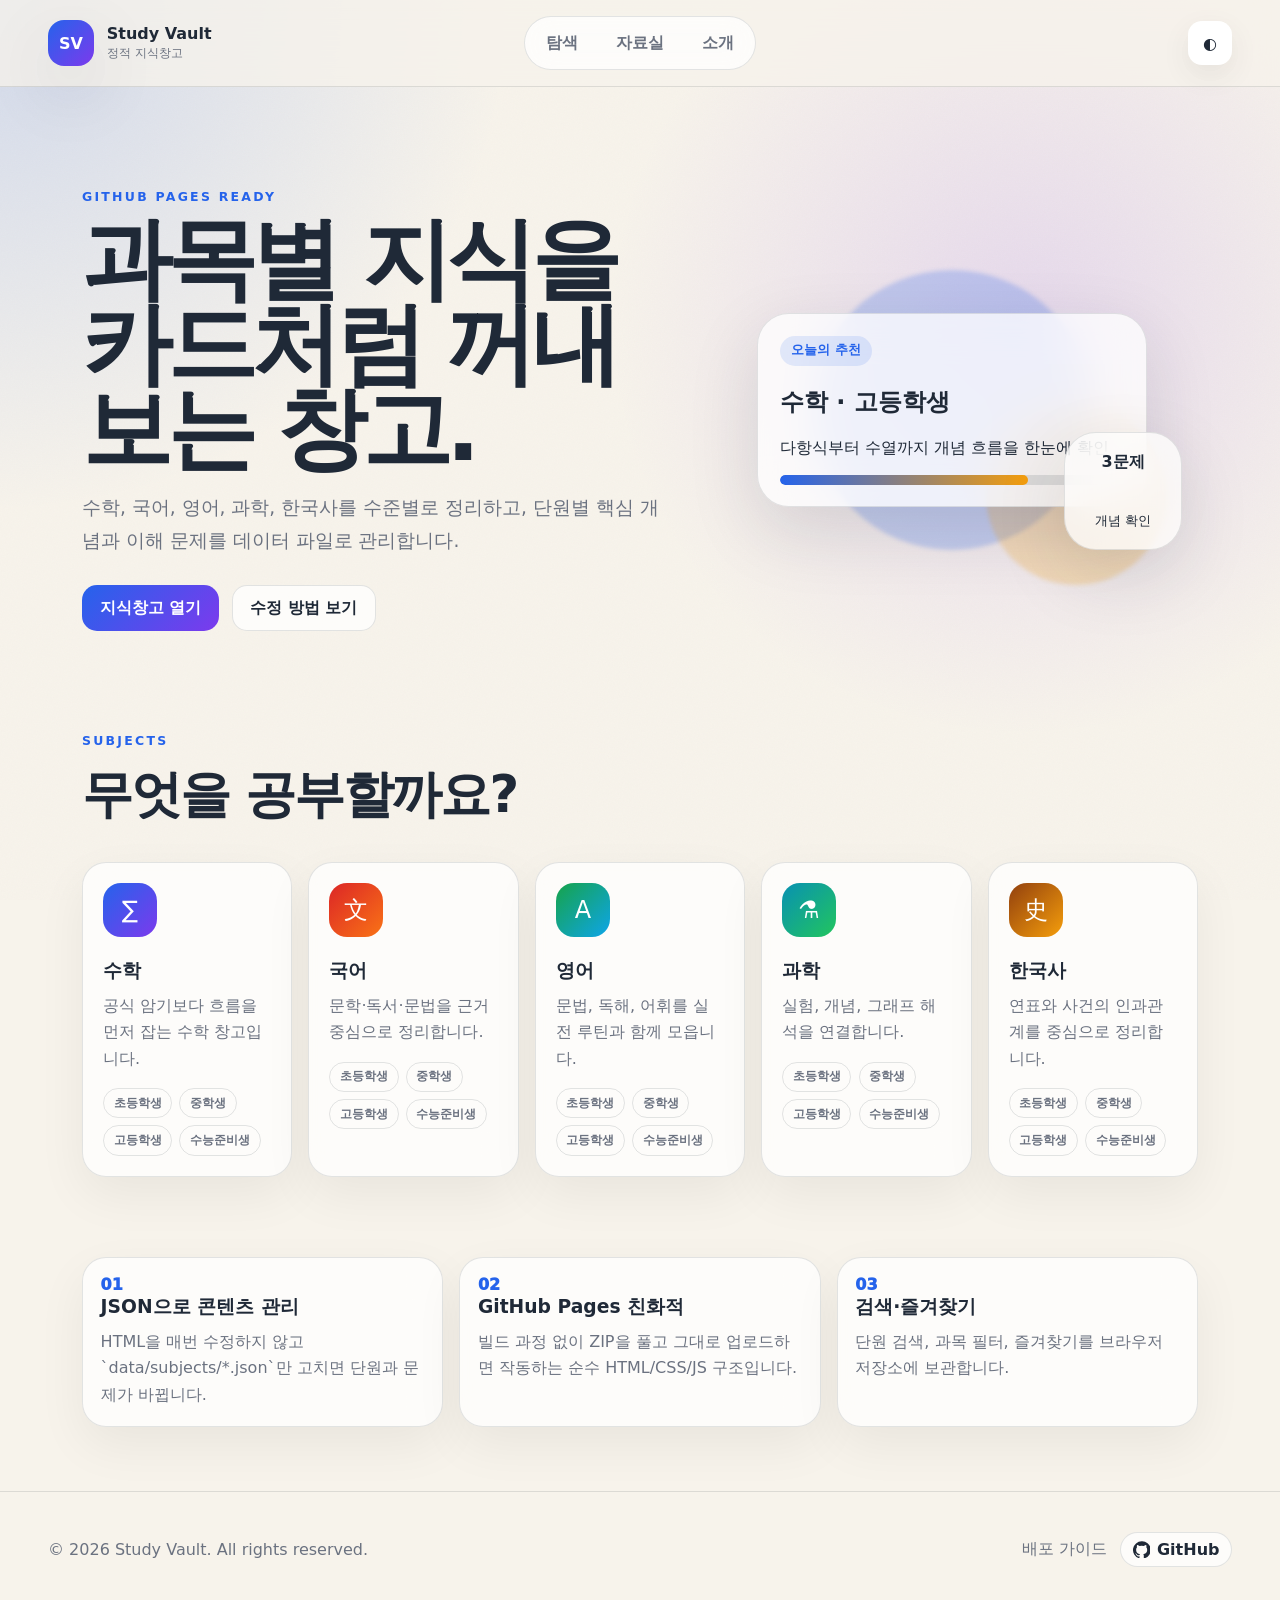
<file: index.html>
<!doctype html>
<html lang="ko">
<head>
  <meta charset="utf-8" />
  <meta name="viewport" content="width=device-width, initial-scale=1" />
  <title>Study Vault | 지식창고</title>
  <meta name="description" content="과목별·수준별 개념 정리와 문제를 모아두는 정적 지식창고 사이트" />
  <meta property="og:title" content="Study Vault" />
  <meta property="og:description" content="국영수사과를 한곳에 정리하는 정적 지식창고" />
  <meta property="og:type" content="website" />
  <link rel="icon" href="./assets/icons/favicon.svg" type="image/svg+xml" />
  <link rel="stylesheet" href="./assets/css/base.css" />
  <link rel="stylesheet" href="./assets/css/components.css" />
  <link rel="stylesheet" href="./assets/css/layout.css" />
</head>
<body>
  <div class="noise"></div>

  <header class="site-header">
    <a class="brand" href="./index.html" aria-label="Study Vault 홈">
      <span class="brand-mark">SV</span>
      <span>
        <strong>Study Vault</strong>
        <small>정적 지식창고</small>
      </span>
    </a>
    <nav class="top-nav" aria-label="주요 메뉴">
      <a href="./pages/explorer.html">탐색</a>
      <a href="./pages/library.html">자료실</a>
      <a href="./pages/about.html">소개</a>
    </nav>
    <button class="theme-toggle" id="themeToggle" type="button" aria-label="테마 변경">◐</button>
  </header>

  <main>
    <section class="hero">
      <div class="hero-copy">
        <p class="eyebrow">GitHub Pages Ready</p>
        <h1>과목별 지식을<br />카드처럼 꺼내보는 창고.</h1>
        <p class="hero-desc">
          수학, 국어, 영어, 과학, 한국사를 수준별로 정리하고,
          단원별 핵심 개념과 이해 문제를 데이터 파일로 관리합니다.
        </p>
        <div class="hero-actions">
          <a class="btn primary" href="./pages/explorer.html">지식창고 열기</a>
          <a class="btn ghost" href="./docs/EDITING.md">수정 방법 보기</a>
        </div>
      </div>
      <div class="hero-panel" aria-label="사이트 미리보기 카드">
        <div class="orb orb-a"></div>
        <div class="orb orb-b"></div>
        <div class="floating-card card-main">
          <span class="chip">오늘의 추천</span>
          <h2>수학 · 고등학생</h2>
          <p>다항식부터 수열까지 개념 흐름을 한눈에 확인</p>
          <div class="progress-line"><span style="width:72%"></span></div>
        </div>
        <div class="floating-card card-side">
          <strong>3문제</strong>
          <small>개념 확인</small>
        </div>
      </div>
    </section>

    <section class="section-head">
      <p class="eyebrow">Subjects</p>
      <h2>무엇을 공부할까요?</h2>
    </section>

    <section id="subjectGrid" class="subject-grid" aria-live="polite"></section>

    <section class="feature-grid">
      <article class="feature">
        <span>01</span>
        <h3>JSON으로 콘텐츠 관리</h3>
        <p>HTML을 매번 수정하지 않고 `data/subjects/*.json`만 고치면 단원과 문제가 바뀝니다.</p>
      </article>
      <article class="feature">
        <span>02</span>
        <h3>GitHub Pages 친화적</h3>
        <p>빌드 과정 없이 ZIP을 풀고 그대로 업로드하면 작동하는 순수 HTML/CSS/JS 구조입니다.</p>
      </article>
      <article class="feature">
        <span>03</span>
        <h3>검색·즐겨찾기</h3>
        <p>단원 검색, 과목 필터, 즐겨찾기를 브라우저 저장소에 보관합니다.</p>
      </article>
    </section>
  </main>

  <footer class="site-footer">
    <p>© 2026 Study Vault. All rights reserved.</p>
    <div class="footer-links">
      <a href="./docs/DEPLOY.md">배포 가이드</a>
      <a class="github-link" href="https://github.com/wlsgksqls/aaaa" target="_blank" rel="noopener noreferrer" aria-label="GitHub 저장소 열기">
        <svg viewBox="0 0 24 24" aria-hidden="true" focusable="false">
          <path d="M12 .5a12 12 0 0 0-3.79 23.39c.6.11.82-.26.82-.58v-2.04c-3.34.73-4.04-1.42-4.04-1.42-.55-1.39-1.34-1.76-1.34-1.76-1.09-.75.08-.73.08-.73 1.2.08 1.84 1.24 1.84 1.24 1.07 1.83 2.8 1.3 3.49.99.11-.78.42-1.3.76-1.6-2.67-.3-5.47-1.33-5.47-5.93 0-1.31.47-2.38 1.24-3.22-.12-.3-.54-1.52.12-3.18 0 0 1.01-.32 3.3 1.23a11.4 11.4 0 0 1 6.01 0c2.29-1.55 3.3-1.23 3.3-1.23.66 1.66.24 2.88.12 3.18.77.84 1.24 1.91 1.24 3.22 0 4.61-2.81 5.62-5.49 5.92.43.37.81 1.1.81 2.22v3.29c0 .32.22.7.83.58A12 12 0 0 0 12 .5Z"/>
        </svg>
        <span>GitHub</span>
      </a>
    </div>
  </footer>

  <script type="module" src="./assets/js/main.js"></script>
</body>
</html>
</file>
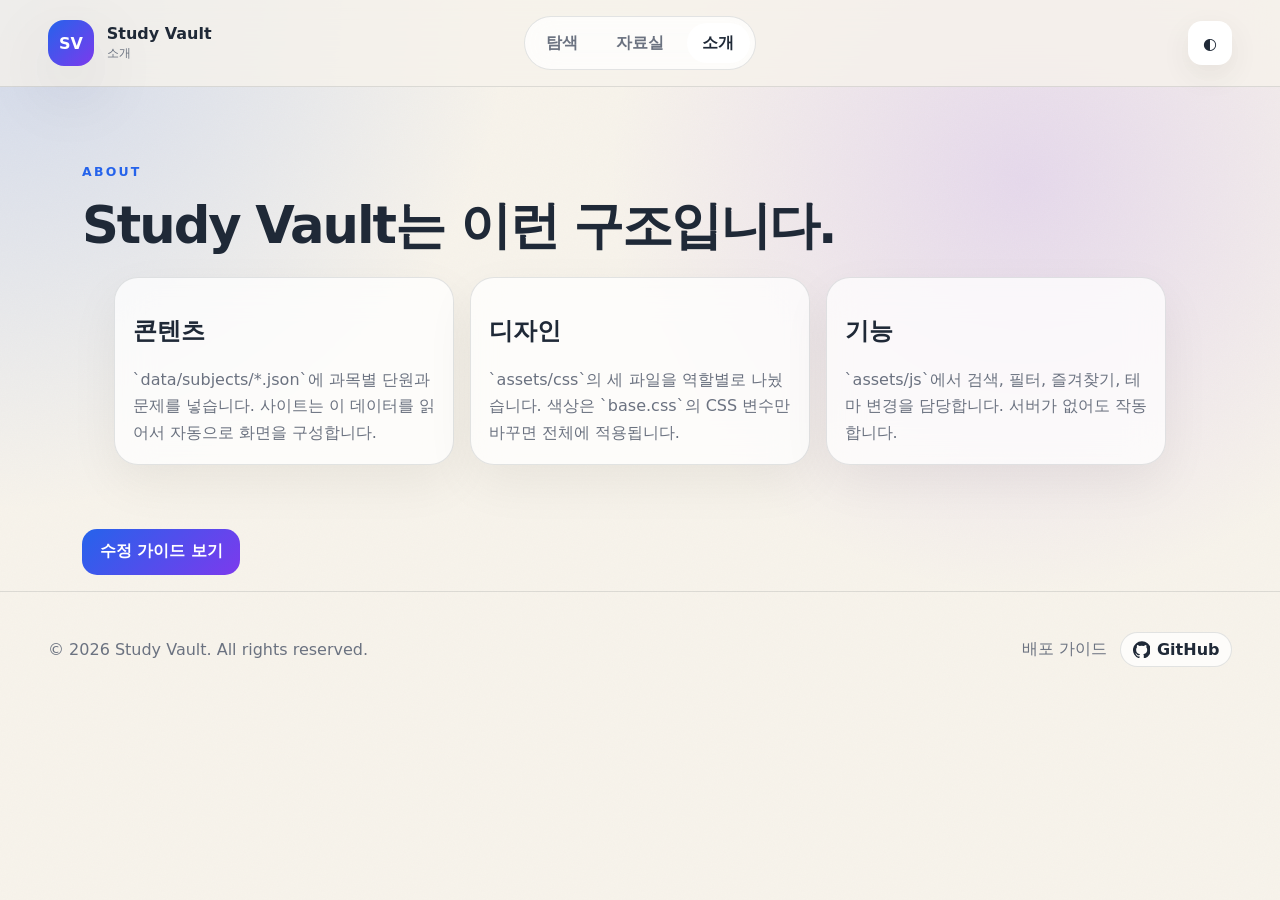
<file: pages/about.html>
<!doctype html>
<html lang="ko">
<head>
  <meta charset="utf-8" />
  <meta name="viewport" content="width=device-width, initial-scale=1" />
  <title>소개 | Study Vault</title>
  <link rel="icon" href="../assets/icons/favicon.svg" type="image/svg+xml" />
  <link rel="stylesheet" href="../assets/css/base.css" />
  <link rel="stylesheet" href="../assets/css/components.css" />
  <link rel="stylesheet" href="../assets/css/layout.css" />
</head>
<body>
  <div class="noise"></div>
  <header class="site-header">
    <a class="brand" href="../index.html"><span class="brand-mark">SV</span><span><strong>Study Vault</strong><small>소개</small></span></a>
    <nav class="top-nav">
      <a href="./explorer.html">탐색</a>
      <a href="./library.html">자료실</a>
      <a class="active" href="./about.html">소개</a>
    </nav>
    <button class="theme-toggle" id="themeToggle" type="button">◐</button>
  </header>
  <main class="simple-page about-page">
    <p class="eyebrow">About</p>
    <h1>Study Vault는 이런 구조입니다.</h1>
    <div class="about-grid">
      <article>
        <h2>콘텐츠</h2>
        <p>`data/subjects/*.json`에 과목별 단원과 문제를 넣습니다. 사이트는 이 데이터를 읽어서 자동으로 화면을 구성합니다.</p>
      </article>
      <article>
        <h2>디자인</h2>
        <p>`assets/css`의 세 파일을 역할별로 나눴습니다. 색상은 `base.css`의 CSS 변수만 바꾸면 전체에 적용됩니다.</p>
      </article>
      <article>
        <h2>기능</h2>
        <p>`assets/js`에서 검색, 필터, 즐겨찾기, 테마 변경을 담당합니다. 서버가 없어도 작동합니다.</p>
      </article>
    </div>
    <a class="btn primary" href="../docs/EDITING.md">수정 가이드 보기</a>
  </main>
  <footer class="site-footer">
    <p>© 2026 Study Vault. All rights reserved.</p>
    <div class="footer-links">
      <a href="../docs/DEPLOY.md">배포 가이드</a>
      <a class="github-link" href="https://github.com/wlsgksqls/aaaa" target="_blank" rel="noopener noreferrer" aria-label="GitHub 저장소 열기">
        <svg viewBox="0 0 24 24" aria-hidden="true" focusable="false">
          <path d="M12 .5a12 12 0 0 0-3.79 23.39c.6.11.82-.26.82-.58v-2.04c-3.34.73-4.04-1.42-4.04-1.42-.55-1.39-1.34-1.76-1.34-1.76-1.09-.75.08-.73.08-.73 1.2.08 1.84 1.24 1.84 1.24 1.07 1.83 2.8 1.3 3.49.99.11-.78.42-1.3.76-1.6-2.67-.3-5.47-1.33-5.47-5.93 0-1.31.47-2.38 1.24-3.22-.12-.3-.54-1.52.12-3.18 0 0 1.01-.32 3.3 1.23a11.4 11.4 0 0 1 6.01 0c2.29-1.55 3.3-1.23 3.3-1.23.66 1.66.24 2.88.12 3.18.77.84 1.24 1.91 1.24 3.22 0 4.61-2.81 5.62-5.49 5.92.43.37.81 1.1.81 2.22v3.29c0 .32.22.7.83.58A12 12 0 0 0 12 .5Z"/>
        </svg>
        <span>GitHub</span>
      </a>
    </div>
  </footer>

  <script type="module" src="../assets/js/theme.js"></script>
</body>
</html>
</file>
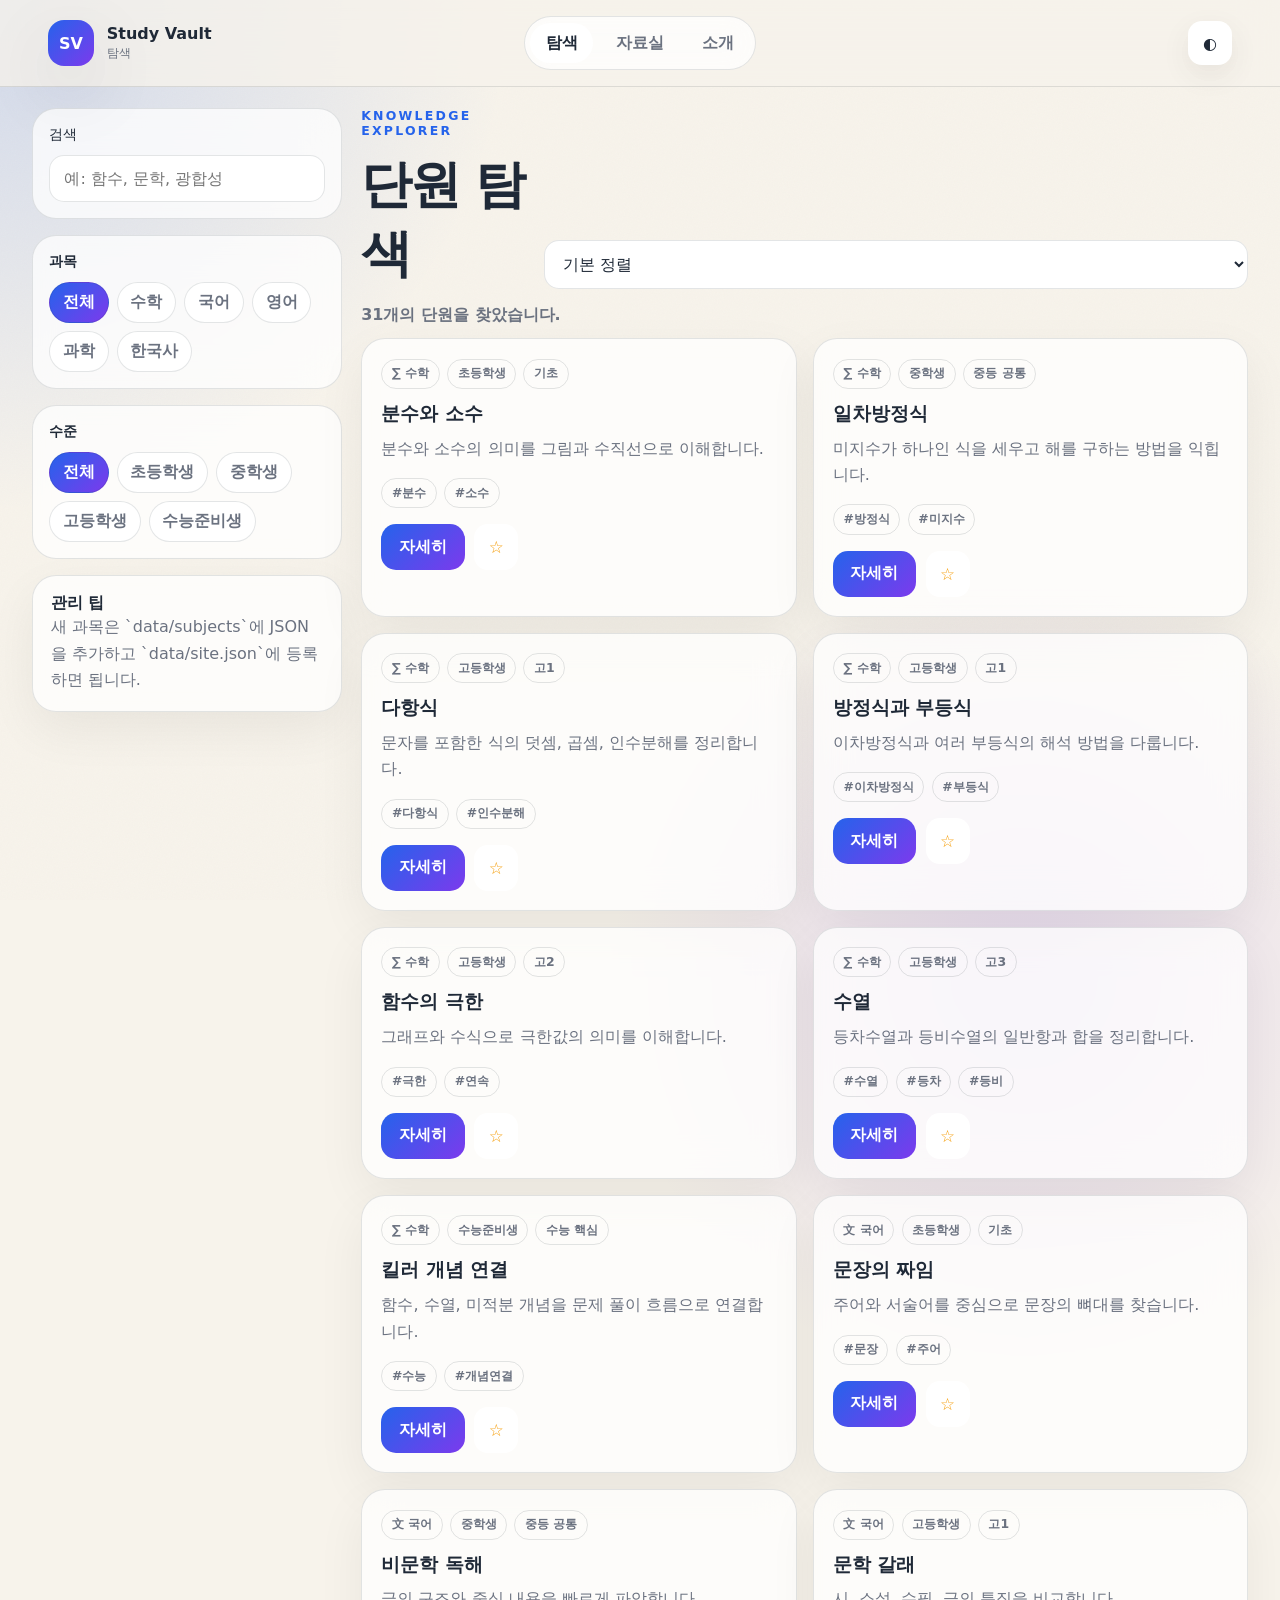
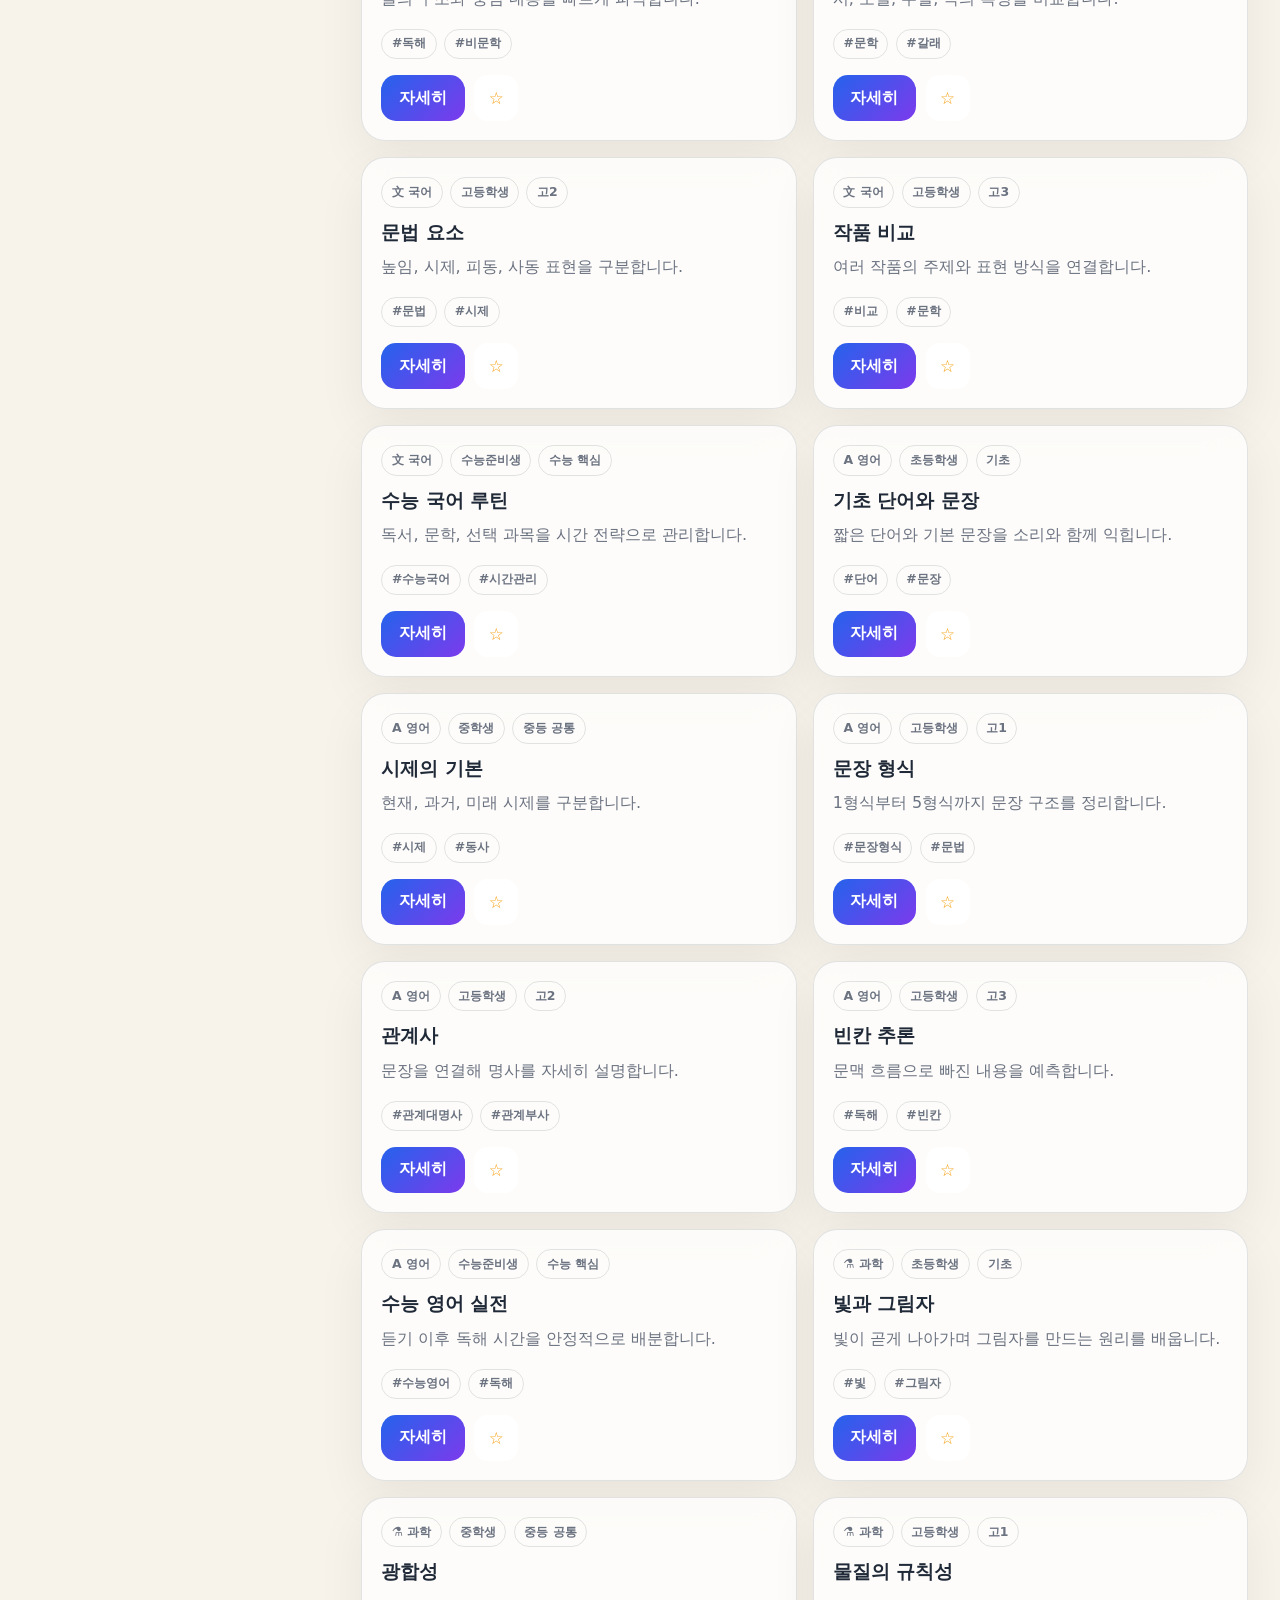
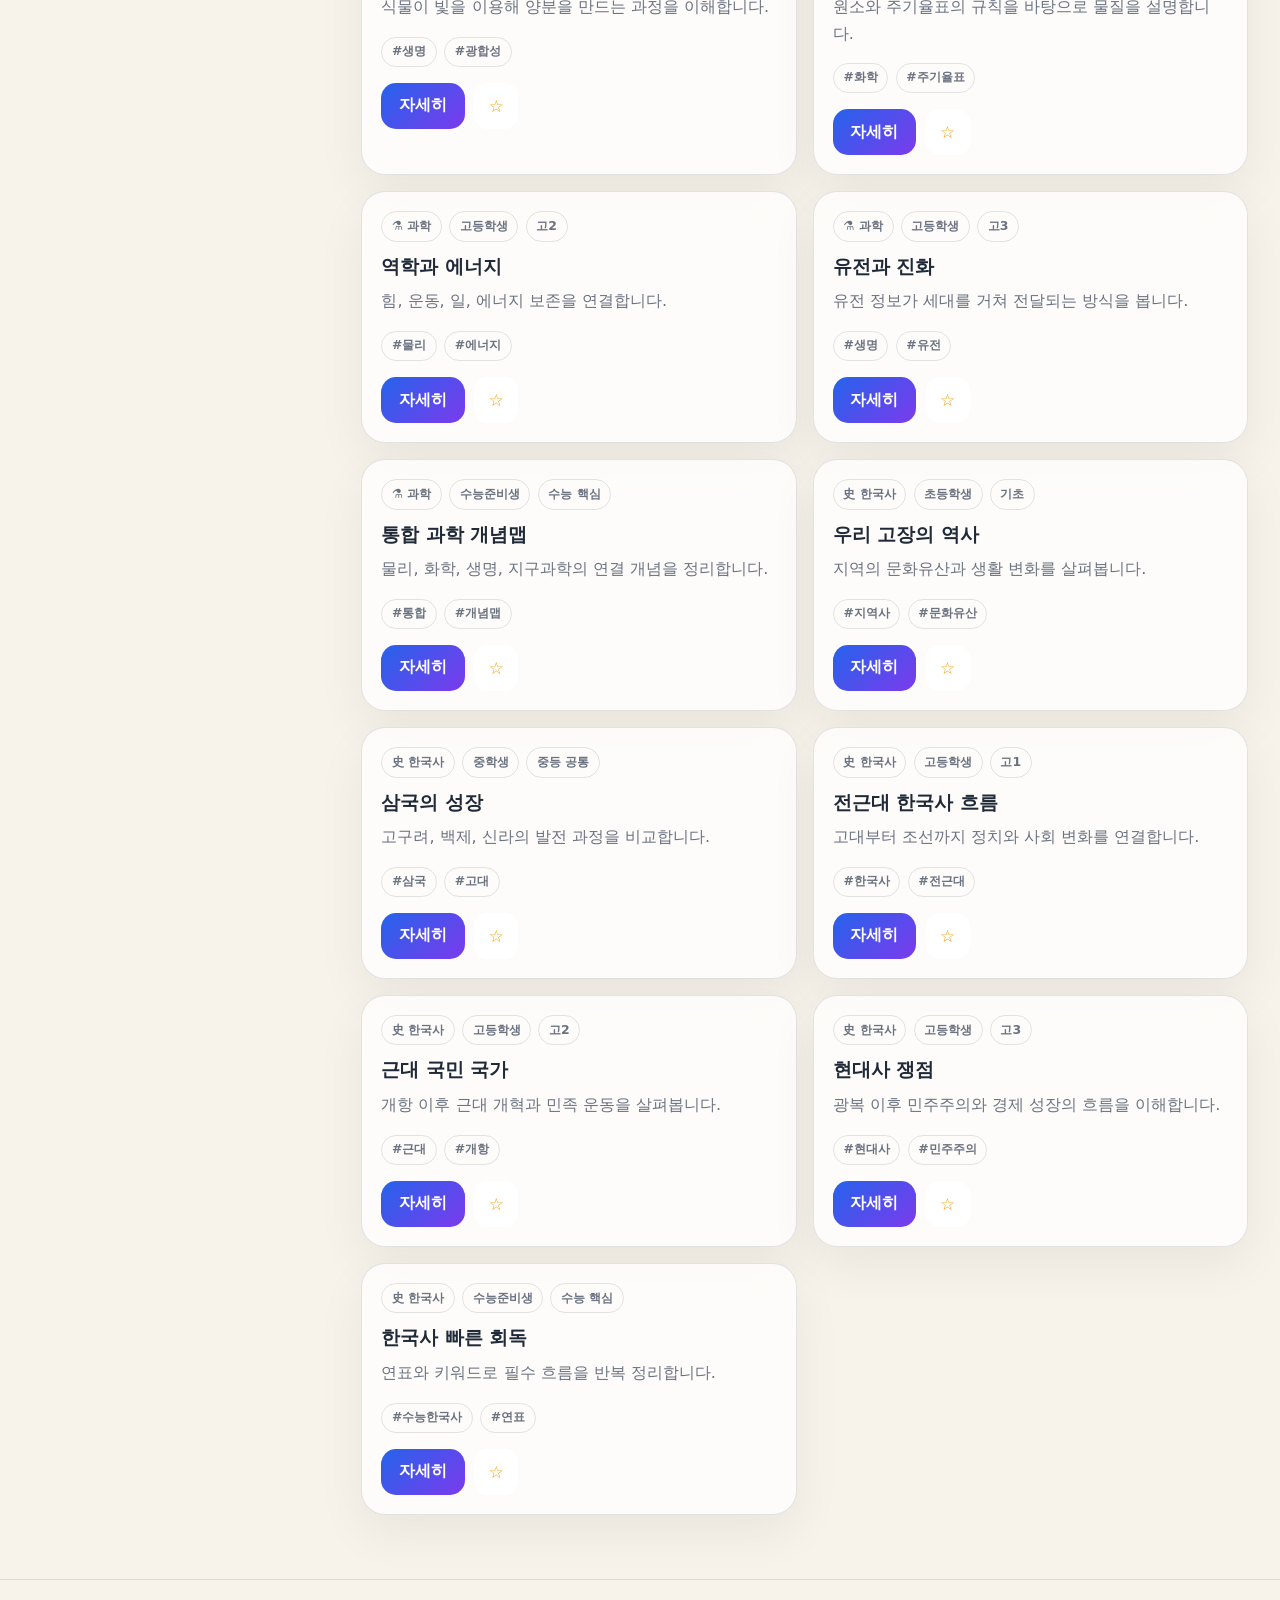
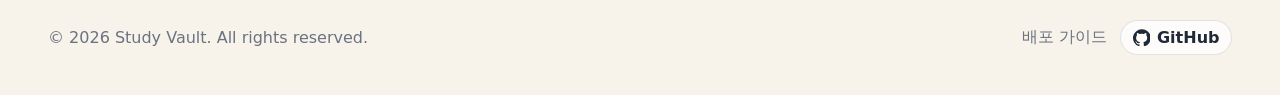
<file: pages/explorer.html>
<!doctype html>
<html lang="ko">
<head>
  <meta charset="utf-8" />
  <meta name="viewport" content="width=device-width, initial-scale=1" />
  <title>탐색 | Study Vault</title>
  <link rel="icon" href="../assets/icons/favicon.svg" type="image/svg+xml" />
  <link rel="stylesheet" href="../assets/css/base.css" />
  <link rel="stylesheet" href="../assets/css/components.css" />
  <link rel="stylesheet" href="../assets/css/layout.css" />
</head>
<body>
  <div class="noise"></div>
  <header class="site-header">
    <a class="brand" href="../index.html">
      <span class="brand-mark">SV</span>
      <span><strong>Study Vault</strong><small>탐색</small></span>
    </a>
    <nav class="top-nav">
      <a class="active" href="./explorer.html">탐색</a>
      <a href="./library.html">자료실</a>
      <a href="./about.html">소개</a>
    </nav>
    <button class="theme-toggle" id="themeToggle" type="button">◐</button>
  </header>

  <main class="app-shell">
    <aside class="sidebar">
      <div class="search-box">
        <label for="searchInput">검색</label>
        <input id="searchInput" type="search" placeholder="예: 함수, 문학, 광합성" />
      </div>

      <div class="filter-block">
        <h2>과목</h2>
        <div id="subjectFilters" class="pill-list"></div>
      </div>

      <div class="filter-block">
        <h2>수준</h2>
        <div id="levelFilters" class="pill-list"></div>
      </div>

      <div class="tip-card">
        <strong>관리 팁</strong>
        <p>새 과목은 `data/subjects`에 JSON을 추가하고 `data/site.json`에 등록하면 됩니다.</p>
      </div>
    </aside>

    <section class="content-area">
      <div class="content-toolbar">
        <div>
          <p class="eyebrow">Knowledge Explorer</p>
          <h1>단원 탐색</h1>
        </div>
        <select id="sortSelect" aria-label="정렬">
          <option value="default">기본 정렬</option>
          <option value="title">제목순</option>
          <option value="subject">과목순</option>
        </select>
      </div>

      <div id="resultCount" class="result-count"></div>
      <div id="unitList" class="unit-list"></div>
    </section>
  </main>

  <dialog id="unitDialog" class="unit-dialog">
    <button class="dialog-close" id="dialogClose" type="button" aria-label="닫기">×</button>
    <div id="dialogContent"></div>
  </dialog>

  <footer class="site-footer">
    <p>© 2026 Study Vault. All rights reserved.</p>
    <div class="footer-links">
      <a href="../docs/DEPLOY.md">배포 가이드</a>
      <a class="github-link" href="https://github.com/wlsgksqls/aaaa" target="_blank" rel="noopener noreferrer" aria-label="GitHub 저장소 열기">
        <svg viewBox="0 0 24 24" aria-hidden="true" focusable="false">
          <path d="M12 .5a12 12 0 0 0-3.79 23.39c.6.11.82-.26.82-.58v-2.04c-3.34.73-4.04-1.42-4.04-1.42-.55-1.39-1.34-1.76-1.34-1.76-1.09-.75.08-.73.08-.73 1.2.08 1.84 1.24 1.84 1.24 1.07 1.83 2.8 1.3 3.49.99.11-.78.42-1.3.76-1.6-2.67-.3-5.47-1.33-5.47-5.93 0-1.31.47-2.38 1.24-3.22-.12-.3-.54-1.52.12-3.18 0 0 1.01-.32 3.3 1.23a11.4 11.4 0 0 1 6.01 0c2.29-1.55 3.3-1.23 3.3-1.23.66 1.66.24 2.88.12 3.18.77.84 1.24 1.91 1.24 3.22 0 4.61-2.81 5.62-5.49 5.92.43.37.81 1.1.81 2.22v3.29c0 .32.22.7.83.58A12 12 0 0 0 12 .5Z"/>
        </svg>
        <span>GitHub</span>
      </a>
    </div>
  </footer>

  <script type="module" src="../assets/js/explorer.js"></script>
</body>
</html>
</file>
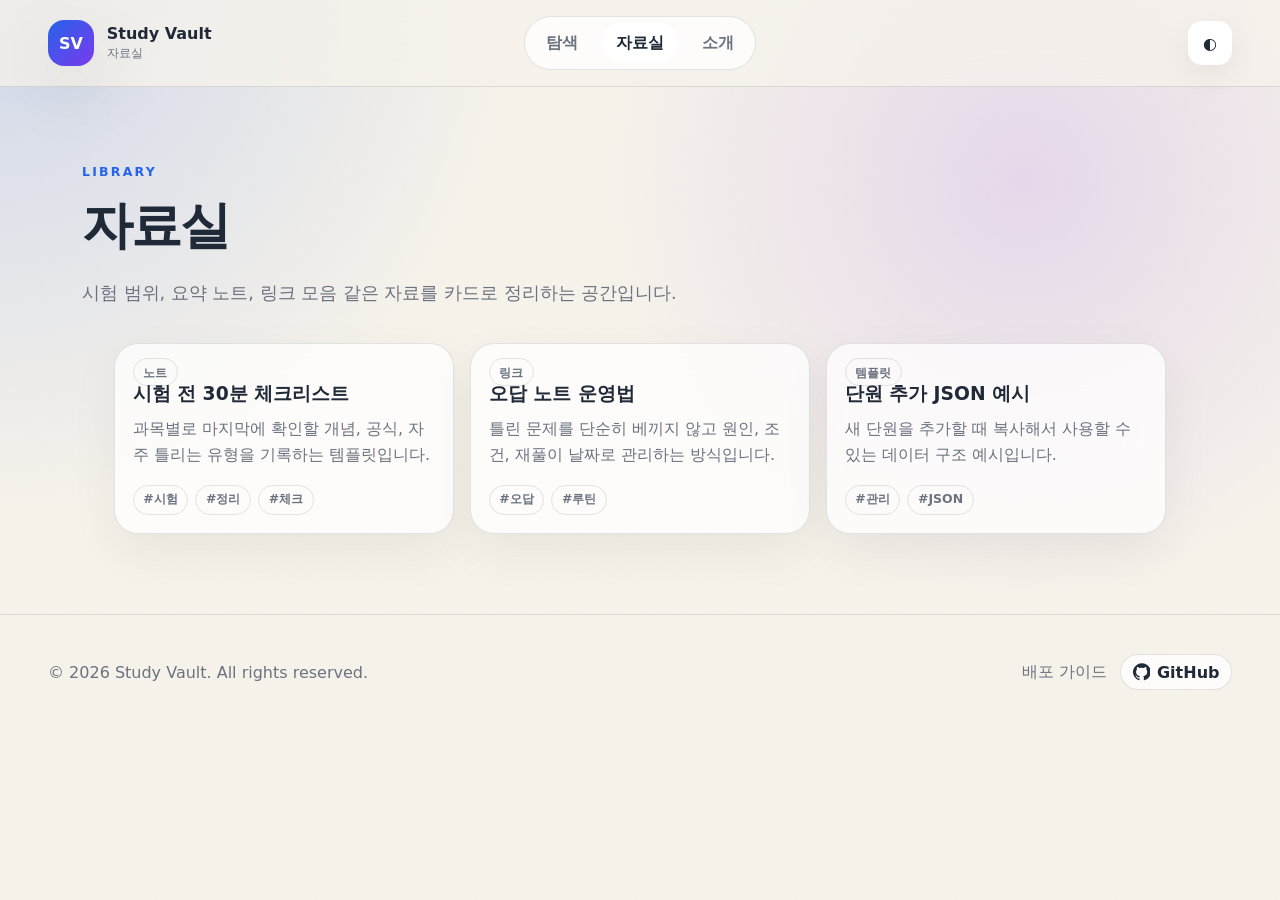
<file: pages/library.html>
<!doctype html>
<html lang="ko">
<head>
  <meta charset="utf-8" />
  <meta name="viewport" content="width=device-width, initial-scale=1" />
  <title>자료실 | Study Vault</title>
  <link rel="icon" href="../assets/icons/favicon.svg" type="image/svg+xml" />
  <link rel="stylesheet" href="../assets/css/base.css" />
  <link rel="stylesheet" href="../assets/css/components.css" />
  <link rel="stylesheet" href="../assets/css/layout.css" />
</head>
<body>
  <div class="noise"></div>
  <header class="site-header">
    <a class="brand" href="../index.html"><span class="brand-mark">SV</span><span><strong>Study Vault</strong><small>자료실</small></span></a>
    <nav class="top-nav">
      <a href="./explorer.html">탐색</a>
      <a class="active" href="./library.html">자료실</a>
      <a href="./about.html">소개</a>
    </nav>
    <button class="theme-toggle" id="themeToggle" type="button">◐</button>
  </header>
  <main class="simple-page">
    <p class="eyebrow">Library</p>
    <h1>자료실</h1>
    <p class="lead">시험 범위, 요약 노트, 링크 모음 같은 자료를 카드로 정리하는 공간입니다.</p>
    <section id="resourceGrid" class="resource-grid"></section>
  </main>
  <footer class="site-footer">
    <p>© 2026 Study Vault. All rights reserved.</p>
    <div class="footer-links">
      <a href="../docs/DEPLOY.md">배포 가이드</a>
      <a class="github-link" href="https://github.com/wlsgksqls/aaaa" target="_blank" rel="noopener noreferrer" aria-label="GitHub 저장소 열기">
        <svg viewBox="0 0 24 24" aria-hidden="true" focusable="false">
          <path d="M12 .5a12 12 0 0 0-3.79 23.39c.6.11.82-.26.82-.58v-2.04c-3.34.73-4.04-1.42-4.04-1.42-.55-1.39-1.34-1.76-1.34-1.76-1.09-.75.08-.73.08-.73 1.2.08 1.84 1.24 1.84 1.24 1.07 1.83 2.8 1.3 3.49.99.11-.78.42-1.3.76-1.6-2.67-.3-5.47-1.33-5.47-5.93 0-1.31.47-2.38 1.24-3.22-.12-.3-.54-1.52.12-3.18 0 0 1.01-.32 3.3 1.23a11.4 11.4 0 0 1 6.01 0c2.29-1.55 3.3-1.23 3.3-1.23.66 1.66.24 2.88.12 3.18.77.84 1.24 1.91 1.24 3.22 0 4.61-2.81 5.62-5.49 5.92.43.37.81 1.1.81 2.22v3.29c0 .32.22.7.83.58A12 12 0 0 0 12 .5Z"/>
        </svg>
        <span>GitHub</span>
      </a>
    </div>
  </footer>

  <script type="module" src="../assets/js/library.js"></script>
</body>
</html>
</file>
<file: assets/css/base.css>
:root {
  --bg: #f7f3eb;
  --surface: rgba(255, 255, 255, 0.74);
  --surface-strong: #ffffff;
  --text: #1f2937;
  --muted: #6b7280;
  --line: rgba(31, 41, 55, 0.12);
  --primary: #2563eb;
  --primary-2: #7c3aed;
  --accent: #f59e0b;
  --success: #16a34a;
  --shadow: 0 24px 70px rgba(31, 41, 55, 0.13);
  --radius: 24px;
  --font: "Pretendard", "Apple SD Gothic Neo", "Noto Sans KR", system-ui, sans-serif;
}

:root[data-theme="dark"] {
  --bg: #0f172a;
  --surface: rgba(15, 23, 42, 0.72);
  --surface-strong: #111827;
  --text: #f8fafc;
  --muted: #94a3b8;
  --line: rgba(255, 255, 255, 0.12);
  --primary: #60a5fa;
  --primary-2: #a78bfa;
  --accent: #fbbf24;
  --shadow: 0 24px 70px rgba(0, 0, 0, 0.36);
}

* { box-sizing: border-box; }

html { scroll-behavior: smooth; }

body {
  margin: 0;
  min-height: 100vh;
  font-family: var(--font);
  color: var(--text);
  background:
    radial-gradient(circle at top left, rgba(37, 99, 235, .18), transparent 32rem),
    radial-gradient(circle at 80% 20%, rgba(124, 58, 237, .14), transparent 26rem),
    var(--bg);
}

a { color: inherit; text-decoration: none; }
button, input, select { font: inherit; }
button { cursor: pointer; }
img { max-width: 100%; display: block; }

.noise {
  pointer-events: none;
  position: fixed;
  inset: 0;
  opacity: .05;
  background-image: url("../images/noise.svg");
  z-index: -1;
}

.eyebrow {
  margin: 0 0 .8rem;
  font-size: .78rem;
  letter-spacing: .18em;
  text-transform: uppercase;
  color: var(--primary);
  font-weight: 800;
}

.lead {
  color: var(--muted);
  font-size: 1.1rem;
  line-height: 1.75;
}
</file>
<file: assets/css/components.css>
.brand {
  display: flex;
  align-items: center;
  gap: .8rem;
}

.brand-mark {
  display: grid;
  place-items: center;
  width: 46px;
  height: 46px;
  border-radius: 16px;
  color: white;
  font-weight: 900;
  background: linear-gradient(135deg, var(--primary), var(--primary-2));
  box-shadow: var(--shadow);
}

.brand small {
  display: block;
  margin-top: .1rem;
  color: var(--muted);
  font-size: .78rem;
}

.top-nav {
  display: flex;
  gap: .5rem;
  padding: .35rem;
  border: 1px solid var(--line);
  border-radius: 999px;
  background: var(--surface);
  backdrop-filter: blur(16px);
}

.top-nav a {
  padding: .62rem .95rem;
  border-radius: 999px;
  color: var(--muted);
  font-weight: 700;
}

.top-nav a:hover,
.top-nav a.active {
  color: var(--text);
  background: var(--surface-strong);
}

.theme-toggle,
.btn,
.pill,
.bookmark-btn,
.dialog-close {
  border: 0;
}

.theme-toggle {
  width: 44px;
  height: 44px;
  border-radius: 14px;
  color: var(--text);
  background: var(--surface-strong);
  box-shadow: 0 10px 30px rgba(0,0,0,.07);
}

.btn {
  display: inline-flex;
  align-items: center;
  justify-content: center;
  min-height: 46px;
  padding: 0 1.1rem;
  border-radius: 15px;
  font-weight: 850;
}

.btn.primary {
  color: white;
  background: linear-gradient(135deg, var(--primary), var(--primary-2));
}

.btn.ghost {
  border: 1px solid var(--line);
  background: var(--surface);
}

.subject-card,
.unit-card,
.feature,
.resource-card,
.tip-card,
.about-grid article {
  border: 1px solid var(--line);
  border-radius: var(--radius);
  background: var(--surface);
  backdrop-filter: blur(18px);
  box-shadow: 0 18px 50px rgba(0,0,0,.06);
}

.subject-card {
  position: relative;
  overflow: hidden;
  padding: 1.25rem;
  min-height: 180px;
  transition: transform .2s ease, box-shadow .2s ease;
}

.subject-card:hover {
  transform: translateY(-4px);
  box-shadow: var(--shadow);
}

.subject-icon {
  display: grid;
  place-items: center;
  width: 54px;
  height: 54px;
  margin-bottom: 1.3rem;
  border-radius: 18px;
  color: white;
  font-size: 1.5rem;
  background: linear-gradient(135deg, var(--card-a), var(--card-b));
}

.subject-card h3,
.unit-card h3,
.feature h3,
.resource-card h3 {
  margin: 0 0 .55rem;
}

.subject-card p,
.unit-card p,
.feature p,
.resource-card p,
.tip-card p,
.about-grid p {
  margin: 0;
  color: var(--muted);
  line-height: 1.65;
}

.badge-row {
  display: flex;
  flex-wrap: wrap;
  gap: .45rem;
  margin-top: 1rem;
}

.badge {
  padding: .35rem .6rem;
  border-radius: 999px;
  color: var(--muted);
  border: 1px solid var(--line);
  font-size: .78rem;
  font-weight: 700;
}

.pill {
  padding: .56rem .8rem;
  border-radius: 999px;
  color: var(--muted);
  background: var(--surface-strong);
  border: 1px solid var(--line);
  font-weight: 800;
}

.pill.active {
  color: white;
  background: linear-gradient(135deg, var(--primary), var(--primary-2));
}

.unit-card {
  padding: 1.2rem;
}

.unit-meta {
  display: flex;
  flex-wrap: wrap;
  gap: .45rem;
  margin-bottom: .75rem;
}

.unit-actions {
  display: flex;
  gap: .6rem;
  margin-top: 1rem;
}

.bookmark-btn {
  min-width: 44px;
  border-radius: 14px;
  background: var(--surface-strong);
  color: var(--accent);
  font-size: 1.05rem;
}

.question-list {
  display: grid;
  gap: .8rem;
  padding: 0;
  list-style: none;
}

.question-list li {
  padding: .9rem;
  border-radius: 16px;
  background: var(--surface-strong);
  border: 1px solid var(--line);
}
</file>
<file: assets/css/layout.css>
.site-header {
  position: sticky;
  top: 0;
  z-index: 10;
  display: grid;
  grid-template-columns: 1fr auto 1fr;
  align-items: center;
  gap: 1rem;
  padding: 1rem clamp(1rem, 4vw, 3rem);
  background: color-mix(in srgb, var(--bg) 78%, transparent);
  backdrop-filter: blur(18px);
  border-bottom: 1px solid var(--line);
}

.site-header .theme-toggle {
  justify-self: end;
}

.hero {
  display: grid;
  grid-template-columns: minmax(0, 1.08fr) minmax(310px, .92fr);
  gap: 3rem;
  align-items: center;
  max-width: 1180px;
  margin: 0 auto;
  padding: clamp(3rem, 8vw, 6.5rem) clamp(1rem, 4vw, 2rem);
}

.hero h1 {
  margin: 0;
  font-size: clamp(2.6rem, 7vw, 5.7rem);
  line-height: .95;
  letter-spacing: -.06em;
}

.hero-desc {
  max-width: 620px;
  color: var(--muted);
  font-size: 1.16rem;
  line-height: 1.8;
}

.hero-actions {
  display: flex;
  flex-wrap: wrap;
  gap: .8rem;
  margin-top: 1.7rem;
}

.hero-panel {
  min-height: 430px;
  position: relative;
  display: grid;
  place-items: center;
}

.orb {
  position: absolute;
  border-radius: 999px;
  filter: blur(2px);
}

.orb-a {
  width: 280px;
  height: 280px;
  background: rgba(37, 99, 235, .22);
}

.orb-b {
  right: 2rem;
  bottom: 2.5rem;
  width: 180px;
  height: 180px;
  background: rgba(245, 158, 11, .22);
}

.floating-card {
  position: absolute;
  border: 1px solid var(--line);
  border-radius: 32px;
  background: var(--surface);
  backdrop-filter: blur(22px);
  box-shadow: var(--shadow);
}

.card-main {
  width: min(92%, 390px);
  padding: 1.35rem;
}

.card-side {
  right: 1rem;
  bottom: 4.7rem;
  display: grid;
  place-items: center;
  width: 118px;
  height: 118px;
}

.chip {
  display: inline-flex;
  padding: .4rem .7rem;
  border-radius: 999px;
  color: var(--primary);
  background: color-mix(in srgb, var(--primary) 12%, transparent);
  font-size: .8rem;
  font-weight: 900;
}

.progress-line {
  height: 10px;
  margin-top: 1rem;
  border-radius: 999px;
  background: var(--line);
  overflow: hidden;
}

.progress-line span {
  display: block;
  height: 100%;
  border-radius: inherit;
  background: linear-gradient(90deg, var(--primary), var(--accent));
}

.section-head,
.simple-page {
  max-width: 1180px;
  margin: 0 auto;
  padding: 0 clamp(1rem, 4vw, 2rem) 1rem;
}

.section-head h2,
.simple-page h1,
.content-toolbar h1 {
  margin: 0;
  font-size: clamp(2rem, 4vw, 3.4rem);
  letter-spacing: -.04em;
}

.subject-grid,
.feature-grid,
.resource-grid,
.about-grid {
  display: grid;
  gap: 1rem;
  max-width: 1180px;
  margin: 0 auto;
  padding: 1rem clamp(1rem, 4vw, 2rem) 4rem;
}

.subject-grid {
  grid-template-columns: repeat(5, minmax(0, 1fr));
}

.feature-grid,
.resource-grid,
.about-grid {
  grid-template-columns: repeat(3, minmax(0, 1fr));
}

.feature,
.resource-card,
.about-grid article,
.tip-card {
  padding: 1.1rem;
}

.feature span {
  color: var(--primary);
  font-weight: 950;
}

.site-footer {
  display: flex;
  justify-content: space-between;
  gap: 1rem;
  padding: 2rem clamp(1rem, 4vw, 3rem);
  color: var(--muted);
  border-top: 1px solid var(--line);
}

.app-shell {
  display: grid;
  grid-template-columns: 310px minmax(0, 1fr);
  gap: 1.2rem;
  max-width: 1320px;
  margin: 0 auto;
  padding: 1.3rem clamp(1rem, 4vw, 2rem) 4rem;
}

.sidebar {
  position: sticky;
  top: 92px;
  align-self: start;
  display: grid;
  gap: 1rem;
}

.search-box,
.filter-block {
  padding: 1rem;
  border-radius: var(--radius);
  border: 1px solid var(--line);
  background: var(--surface);
  backdrop-filter: blur(18px);
}

.search-box label,
.filter-block h2 {
  display: block;
  margin: 0 0 .7rem;
  font-size: .9rem;
}

.search-box input,
.content-toolbar select {
  width: 100%;
  border: 1px solid var(--line);
  border-radius: 15px;
  padding: .8rem .9rem;
  color: var(--text);
  background: var(--surface-strong);
}

.pill-list {
  display: flex;
  flex-wrap: wrap;
  gap: .5rem;
}

.content-toolbar {
  display: flex;
  align-items: end;
  justify-content: space-between;
  gap: 1rem;
  margin-bottom: 1rem;
}

.unit-list {
  display: grid;
  grid-template-columns: repeat(2, minmax(0, 1fr));
  gap: 1rem;
}

.result-count {
  margin-bottom: .8rem;
  color: var(--muted);
  font-weight: 800;
}

.unit-dialog {
  width: min(760px, calc(100% - 2rem));
  border: 1px solid var(--line);
  border-radius: 28px;
  padding: 1.4rem;
  color: var(--text);
  background: var(--surface-strong);
  box-shadow: var(--shadow);
}

.unit-dialog::backdrop {
  background: rgba(0,0,0,.42);
  backdrop-filter: blur(6px);
}

.dialog-close {
  float: right;
  width: 42px;
  height: 42px;
  border-radius: 14px;
  color: var(--text);
  background: var(--bg);
  font-size: 1.5rem;
}

.simple-page {
  padding-top: clamp(2rem, 6vw, 5rem);
}

@media (max-width: 960px) {
  .site-header {
    grid-template-columns: 1fr auto;
  }
  .top-nav {
    grid-column: 1 / -1;
    overflow-x: auto;
  }
  .hero,
  .app-shell {
    grid-template-columns: 1fr;
  }
  .subject-grid,
  .feature-grid,
  .resource-grid,
  .about-grid,
  .unit-list {
    grid-template-columns: 1fr 1fr;
  }
  .sidebar { position: static; }
}

@media (max-width: 620px) {
  .subject-grid,
  .feature-grid,
  .resource-grid,
  .about-grid,
  .unit-list {
    grid-template-columns: 1fr;
  }
  .hero-panel { min-height: 330px; }
  .card-side { display: none; }
}


.footer-links {
  display: flex;
  align-items: center;
  gap: .85rem;
  flex-wrap: wrap;
}

.github-link {
  display: inline-flex;
  align-items: center;
  gap: .42rem;
  padding: .45rem .72rem;
  border: 1px solid var(--line);
  border-radius: 999px;
  background: var(--surface);
  color: var(--text);
  font-weight: 800;
  transition: transform .18s ease, border-color .18s ease, background .18s ease;
}

.github-link:hover {
  transform: translateY(-2px);
  border-color: color-mix(in srgb, var(--primary) 45%, var(--line));
  background: var(--surface-strong);
}

.github-link svg {
  width: 1.08rem;
  height: 1.08rem;
  fill: currentColor;
}

@media (max-width: 720px) {
  .site-footer {
    align-items: flex-start;
    flex-direction: column;
  }
}
</file>
